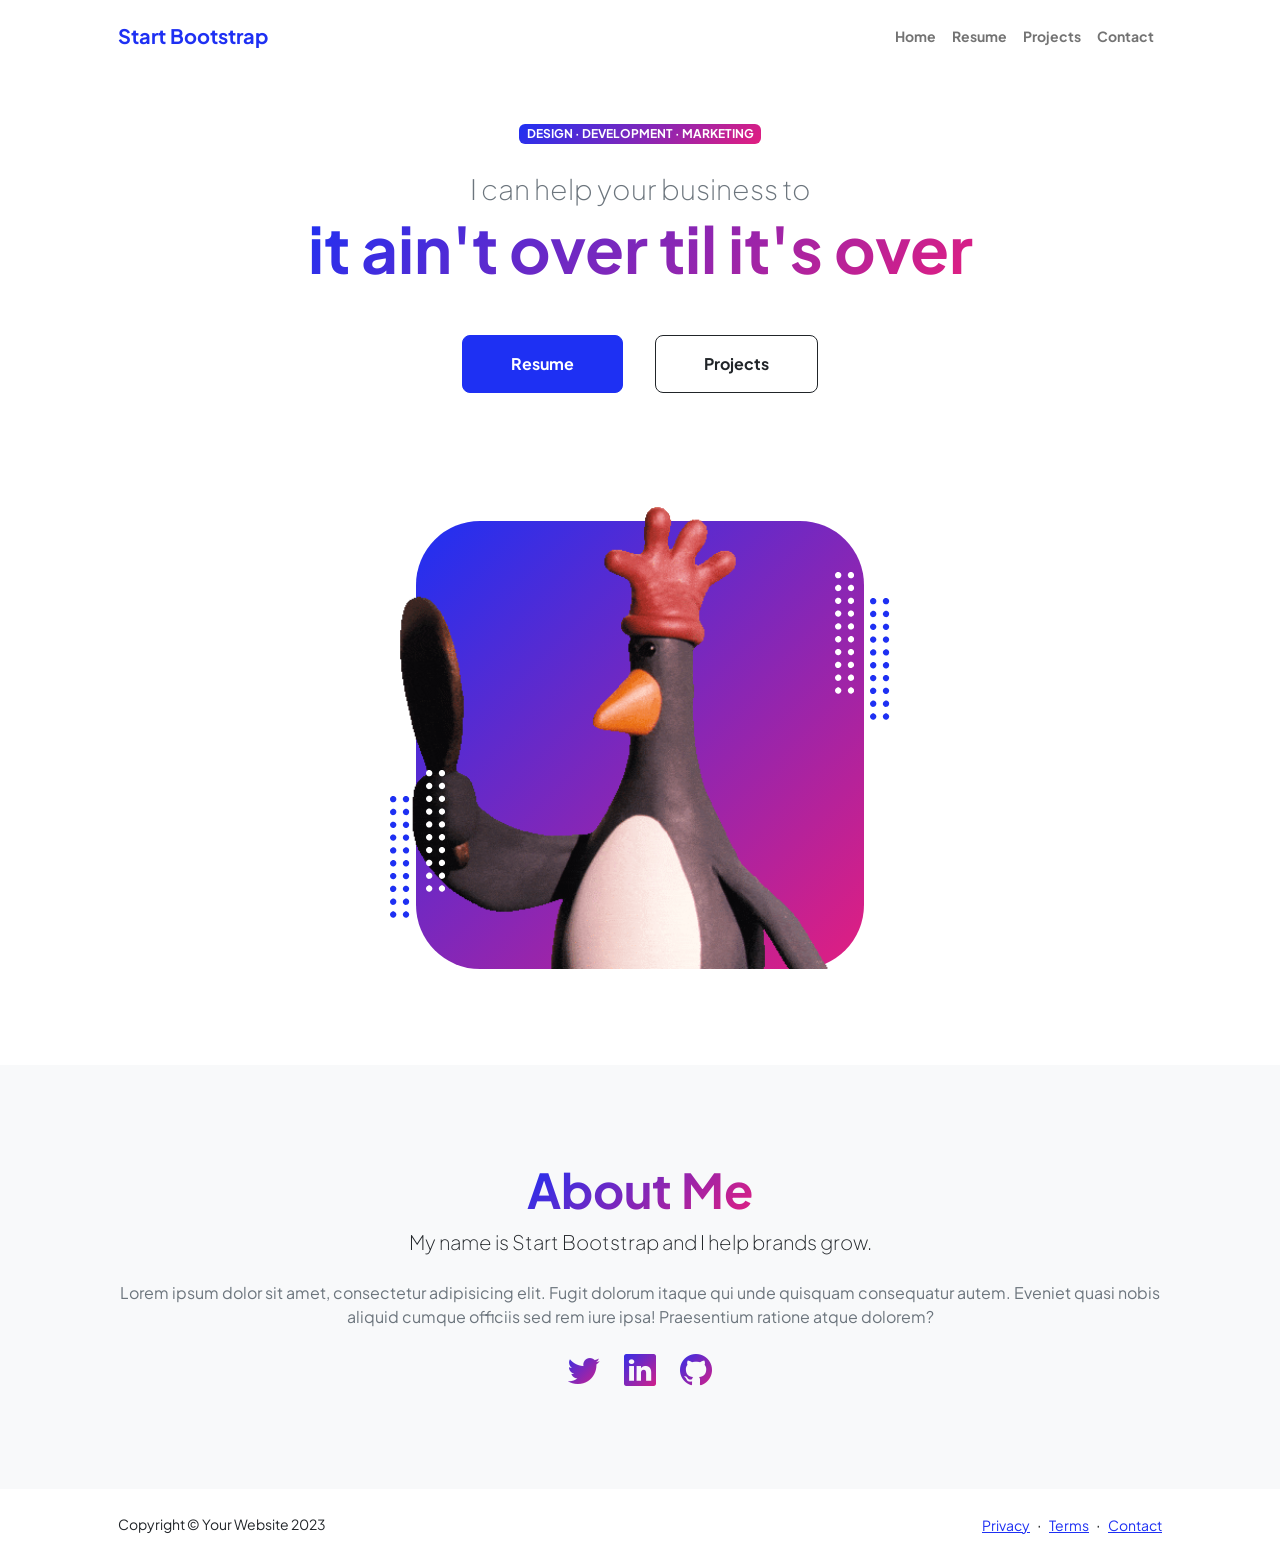
<file: index.html>
<!DOCTYPE html>
<html lang="en">
    <head>
        <meta charset="utf-8" />
        <meta name="viewport" content="width=device-width, initial-scale=1, shrink-to-fit=no" />
        <meta name="description" content="" />
        <meta name="author" content="" />
        <title>Personal - Start Bootstrap Theme</title>
        <!-- Favicon-->
        <link rel="icon" type="image/x-icon" href="assets/favicon.ico" />
        <!-- Custom Google font-->
        <link rel="preconnect" href="https://fonts.googleapis.com" />
        <link rel="preconnect" href="https://fonts.gstatic.com" crossorigin />
        <link href="https://fonts.googleapis.com/css2?family=Plus+Jakarta+Sans:wght@100;200;300;400;500;600;700;800;900&amp;display=swap" rel="stylesheet" />
        <!-- Bootstrap icons-->
        <link href="https://cdn.jsdelivr.net/npm/bootstrap-icons@1.8.1/font/bootstrap-icons.css" rel="stylesheet" />
        <!-- Core theme CSS (includes Bootstrap)-->
        <link href="css/styles.css" rel="stylesheet" />
    </head>
    <body class="d-flex flex-column h-100">
        <main class="flex-shrink-0">
            <!-- Navigation-->
            <nav class="navbar navbar-expand-lg navbar-light bg-white py-3">
                <div class="container px-5">
                    <a class="navbar-brand" href="index.html"><span class="fw-bolder text-primary">Start Bootstrap</span></a>
                    <button class="navbar-toggler" type="button" data-bs-toggle="collapse" data-bs-target="#navbarSupportedContent" aria-controls="navbarSupportedContent" aria-expanded="false" aria-label="Toggle navigation"><span class="navbar-toggler-icon"></span></button>
                    <div class="collapse navbar-collapse" id="navbarSupportedContent">
                        <ul class="navbar-nav ms-auto mb-2 mb-lg-0 small fw-bolder">
                            <li class="nav-item"><a class="nav-link" href="index.html">Home</a></li>
                            <li class="nav-item"><a class="nav-link" href="resume.html">Resume</a></li>
                            <li class="nav-item"><a class="nav-link" href="projects.html">Projects</a></li>
                            <li class="nav-item"><a class="nav-link" href="contact.html">Contact</a></li>
                        </ul>
                    </div>
                </div>
            </nav>
            <!-- Header-->
            <header class="py-5">
                <div class="container px-5 pb-5">
                    <div class="row gx-5 align-items-center">
                        <div class="col-xxl-5">
                            <!-- Header text content-->
                            <div class="text-center text-xxl-start">
                                <div class="badge bg-gradient-primary-to-secondary text-white mb-4"><div class="text-uppercase">Design &middot; Development &middot; Marketing</div></div>
                                <div class="fs-3 fw-light text-muted">I can help your business to</div>
                                <h1 class="display-3 fw-bolder mb-5"><span class="text-gradient d-inline">it ain't over til it's over</span></h1>
                                <div class="d-grid gap-3 d-sm-flex justify-content-sm-center justify-content-xxl-start mb-3">
                                    <a class="btn btn-primary btn-lg px-5 py-3 me-sm-3 fs-6 fw-bolder" href="resume.html">Resume</a>
                                    <a class="btn btn-outline-dark btn-lg px-5 py-3 fs-6 fw-bolder" href="projects.html">Projects</a>
                                </div>
                            </div>
                        </div>
                        <div class="col-xxl-7">
                            <!-- Header profile picture-->
                            <div class="d-flex justify-content-center mt-5 mt-xxl-0">
                                <div class="profile bg-gradient-primary-to-secondary">
                                    <!-- TIP: For best results, use a photo with a transparent background like the demo example below-->
                                    <!-- Watch a tutorial on how to do this on YouTube (link)-->
                                    <img class="profile-img" src="assets/giphy.gif" alt="..." />
                                    <div class="dots-1">
                                        <!-- SVG Dots-->
                                        <svg version="1.1" xmlns="http://www.w3.org/2000/svg" xmlns:xlink="http://www.w3.org/1999/xlink" x="0px" y="0px" viewBox="0 0 191.6 1215.4" style="enable-background: new 0 0 191.6 1215.4" xml:space="preserve">
                                            <g transform="translate(0.000000,1280.000000) scale(0.100000,-0.100000)">
                                                <path d="M227.7,12788.6c-105-35-200-141-222-248c-43-206,163-412,369-369c155,32,275,190,260,339c-11,105-90,213-190,262        C383.7,12801.6,289.7,12808.6,227.7,12788.6z"></path>
                                                <path d="M1507.7,12788.6c-151-50-253-216-222-362c25-119,136-230,254-255c194-41,395,142,375,339c-11,105-90,213-190,262        C1663.7,12801.6,1569.7,12808.6,1507.7,12788.6z"></path>
                                                <path d="M227.7,11508.6c-105-35-200-141-222-248c-43-206,163-412,369-369c155,32,275,190,260,339c-11,105-90,213-190,262        C383.7,11521.6,289.7,11528.6,227.7,11508.6z"></path>
                                                <path d="M1507.7,11508.6c-151-50-253-216-222-362c25-119,136-230,254-255c194-41,395,142,375,339c-11,105-90,213-190,262        C1663.7,11521.6,1569.7,11528.6,1507.7,11508.6z"></path>
                                                <path d="M227.7,10228.6c-105-35-200-141-222-248c-43-206,163-412,369-369c155,32,275,190,260,339c-11,105-90,213-190,262        C383.7,10241.6,289.7,10248.6,227.7,10228.6z"></path>
                                                <path d="M1507.7,10228.6c-105-35-200-141-222-248c-43-206,163-412,369-369c155,32,275,190,260,339c-11,105-90,213-190,262        C1663.7,10241.6,1569.7,10248.6,1507.7,10228.6z"></path>
                                                <path d="M227.7,8948.6c-105-35-200-141-222-248c-43-206,163-412,369-369c155,32,275,190,260,339c-11,105-90,213-190,262        C383.7,8961.6,289.7,8968.6,227.7,8948.6z"></path>
                                                <path d="M1507.7,8948.6c-105-35-200-141-222-248c-43-206,163-412,369-369c155,32,275,190,260,339c-11,105-90,213-190,262        C1663.7,8961.6,1569.7,8968.6,1507.7,8948.6z"></path>
                                                <path d="M227.7,7668.6c-105-35-200-141-222-248c-43-206,163-412,369-369c155,32,275,190,260,339c-11,105-90,213-190,262        C383.7,7681.6,289.7,7688.6,227.7,7668.6z"></path>
                                                <path d="M1507.7,7668.6c-105-35-200-141-222-248c-43-206,163-412,369-369c155,32,275,190,260,339c-11,105-90,213-190,262        C1663.7,7681.6,1569.7,7688.6,1507.7,7668.6z"></path>
                                                <path d="M227.7,6388.6c-105-35-200-141-222-248c-43-206,163-412,369-369c155,32,275,190,260,339c-11,105-90,213-190,262        C383.7,6401.6,289.7,6408.6,227.7,6388.6z"></path>
                                                <path d="M1507.7,6388.6c-105-35-200-141-222-248c-43-206,163-412,369-369c155,32,275,190,260,339c-11,105-90,213-190,262        C1663.7,6401.6,1569.7,6408.6,1507.7,6388.6z"></path>
                                                <path d="M227.7,5108.6c-105-35-200-141-222-248c-43-206,163-412,369-369c155,32,275,190,260,339c-11,105-90,213-190,262        C383.7,5121.6,289.7,5128.6,227.7,5108.6z"></path>
                                                <path d="M1507.7,5108.6c-105-35-200-141-222-248c-43-206,163-412,369-369c155,32,275,190,260,339c-11,105-90,213-190,262        C1663.7,5121.6,1569.7,5128.6,1507.7,5108.6z"></path>
                                                <path d="M227.7,3828.6c-105-35-200-141-222-248c-43-206,163-412,369-369c155,32,275,190,260,339c-11,105-90,213-190,262        C383.7,3841.6,289.7,3848.6,227.7,3828.6z"></path>
                                                <path d="M1507.7,3828.6c-105-35-200-141-222-248c-43-206,163-412,369-369c155,32,275,190,260,339c-11,105-90,213-190,262        C1663.7,3841.6,1569.7,3848.6,1507.7,3828.6z"></path>
                                                <path d="M227.7,2548.6c-105-35-200-141-222-248c-43-206,163-412,369-369c155,32,275,190,260,339c-11,105-90,213-190,262        C383.7,2561.6,289.7,2568.6,227.7,2548.6z"></path>
                                                <path d="M1507.7,2548.6c-105-35-200-141-222-248c-43-206,163-412,369-369c155,32,275,190,260,339c-11,105-90,213-190,262        C1663.7,2561.6,1569.7,2568.6,1507.7,2548.6z"></path>
                                                <path d="M227.7,1268.6c-105-35-200-141-222-248c-43-206,163-412,369-369c155,32,275,190,260,339c-11,105-90,213-190,262        C383.7,1281.6,289.7,1288.6,227.7,1268.6z"></path>
                                                <path d="M1507.7,1268.6c-105-35-200-141-222-248c-43-206,163-412,369-369c155,32,275,190,260,339c-11,105-90,213-190,262        C1663.7,1281.6,1569.7,1288.6,1507.7,1268.6z"></path>
                                            </g>
                                        </svg>
                                        <!-- END of SVG dots-->
                                    </div>
                                    <div class="dots-2">
                                        <!-- SVG Dots-->
                                        <svg version="1.1" xmlns="http://www.w3.org/2000/svg" xmlns:xlink="http://www.w3.org/1999/xlink" x="0px" y="0px" viewBox="0 0 191.6 1215.4" style="enable-background: new 0 0 191.6 1215.4" xml:space="preserve">
                                            <g transform="translate(0.000000,1280.000000) scale(0.100000,-0.100000)">
                                                <path d="M227.7,12788.6c-105-35-200-141-222-248c-43-206,163-412,369-369c155,32,275,190,260,339c-11,105-90,213-190,262        C383.7,12801.6,289.7,12808.6,227.7,12788.6z"></path>
                                                <path d="M1507.7,12788.6c-151-50-253-216-222-362c25-119,136-230,254-255c194-41,395,142,375,339c-11,105-90,213-190,262        C1663.7,12801.6,1569.7,12808.6,1507.7,12788.6z"></path>
                                                <path d="M227.7,11508.6c-105-35-200-141-222-248c-43-206,163-412,369-369c155,32,275,190,260,339c-11,105-90,213-190,262        C383.7,11521.6,289.7,11528.6,227.7,11508.6z"></path>
                                                <path d="M1507.7,11508.6c-151-50-253-216-222-362c25-119,136-230,254-255c194-41,395,142,375,339c-11,105-90,213-190,262        C1663.7,11521.6,1569.7,11528.6,1507.7,11508.6z"></path>
                                                <path d="M227.7,10228.6c-105-35-200-141-222-248c-43-206,163-412,369-369c155,32,275,190,260,339c-11,105-90,213-190,262        C383.7,10241.6,289.7,10248.6,227.7,10228.6z"></path>
                                                <path d="M1507.7,10228.6c-105-35-200-141-222-248c-43-206,163-412,369-369c155,32,275,190,260,339c-11,105-90,213-190,262        C1663.7,10241.6,1569.7,10248.6,1507.7,10228.6z"></path>
                                                <path d="M227.7,8948.6c-105-35-200-141-222-248c-43-206,163-412,369-369c155,32,275,190,260,339c-11,105-90,213-190,262        C383.7,8961.6,289.7,8968.6,227.7,8948.6z"></path>
                                                <path d="M1507.7,8948.6c-105-35-200-141-222-248c-43-206,163-412,369-369c155,32,275,190,260,339c-11,105-90,213-190,262        C1663.7,8961.6,1569.7,8968.6,1507.7,8948.6z"></path>
                                                <path d="M227.7,7668.6c-105-35-200-141-222-248c-43-206,163-412,369-369c155,32,275,190,260,339c-11,105-90,213-190,262        C383.7,7681.6,289.7,7688.6,227.7,7668.6z"></path>
                                                <path d="M1507.7,7668.6c-105-35-200-141-222-248c-43-206,163-412,369-369c155,32,275,190,260,339c-11,105-90,213-190,262        C1663.7,7681.6,1569.7,7688.6,1507.7,7668.6z"></path>
                                                <path d="M227.7,6388.6c-105-35-200-141-222-248c-43-206,163-412,369-369c155,32,275,190,260,339c-11,105-90,213-190,262        C383.7,6401.6,289.7,6408.6,227.7,6388.6z"></path>
                                                <path d="M1507.7,6388.6c-105-35-200-141-222-248c-43-206,163-412,369-369c155,32,275,190,260,339c-11,105-90,213-190,262        C1663.7,6401.6,1569.7,6408.6,1507.7,6388.6z"></path>
                                                <path d="M227.7,5108.6c-105-35-200-141-222-248c-43-206,163-412,369-369c155,32,275,190,260,339c-11,105-90,213-190,262        C383.7,5121.6,289.7,5128.6,227.7,5108.6z"></path>
                                                <path d="M1507.7,5108.6c-105-35-200-141-222-248c-43-206,163-412,369-369c155,32,275,190,260,339c-11,105-90,213-190,262        C1663.7,5121.6,1569.7,5128.6,1507.7,5108.6z"></path>
                                                <path d="M227.7,3828.6c-105-35-200-141-222-248c-43-206,163-412,369-369c155,32,275,190,260,339c-11,105-90,213-190,262        C383.7,3841.6,289.7,3848.6,227.7,3828.6z"></path>
                                                <path d="M1507.7,3828.6c-105-35-200-141-222-248c-43-206,163-412,369-369c155,32,275,190,260,339c-11,105-90,213-190,262        C1663.7,3841.6,1569.7,3848.6,1507.7,3828.6z"></path>
                                                <path d="M227.7,2548.6c-105-35-200-141-222-248c-43-206,163-412,369-369c155,32,275,190,260,339c-11,105-90,213-190,262        C383.7,2561.6,289.7,2568.6,227.7,2548.6z"></path>
                                                <path d="M1507.7,2548.6c-105-35-200-141-222-248c-43-206,163-412,369-369c155,32,275,190,260,339c-11,105-90,213-190,262        C1663.7,2561.6,1569.7,2568.6,1507.7,2548.6z"></path>
                                                <path d="M227.7,1268.6c-105-35-200-141-222-248c-43-206,163-412,369-369c155,32,275,190,260,339c-11,105-90,213-190,262        C383.7,1281.6,289.7,1288.6,227.7,1268.6z"></path>
                                                <path d="M1507.7,1268.6c-105-35-200-141-222-248c-43-206,163-412,369-369c155,32,275,190,260,339c-11,105-90,213-190,262        C1663.7,1281.6,1569.7,1288.6,1507.7,1268.6z"></path>
                                            </g>
                                        </svg>
                                        <!-- END of SVG dots-->
                                    </div>
                                    <div class="dots-3">
                                        <!-- SVG Dots-->
                                        <svg version="1.1" xmlns="http://www.w3.org/2000/svg" xmlns:xlink="http://www.w3.org/1999/xlink" x="0px" y="0px" viewBox="0 0 191.6 1215.4" style="enable-background: new 0 0 191.6 1215.4" xml:space="preserve">
                                            <g transform="translate(0.000000,1280.000000) scale(0.100000,-0.100000)">
                                                <path d="M227.7,12788.6c-105-35-200-141-222-248c-43-206,163-412,369-369c155,32,275,190,260,339c-11,105-90,213-190,262        C383.7,12801.6,289.7,12808.6,227.7,12788.6z"></path>
                                                <path d="M1507.7,12788.6c-151-50-253-216-222-362c25-119,136-230,254-255c194-41,395,142,375,339c-11,105-90,213-190,262        C1663.7,12801.6,1569.7,12808.6,1507.7,12788.6z"></path>
                                                <path d="M227.7,11508.6c-105-35-200-141-222-248c-43-206,163-412,369-369c155,32,275,190,260,339c-11,105-90,213-190,262        C383.7,11521.6,289.7,11528.6,227.7,11508.6z"></path>
                                                <path d="M1507.7,11508.6c-151-50-253-216-222-362c25-119,136-230,254-255c194-41,395,142,375,339c-11,105-90,213-190,262        C1663.7,11521.6,1569.7,11528.6,1507.7,11508.6z"></path>
                                                <path d="M227.7,10228.6c-105-35-200-141-222-248c-43-206,163-412,369-369c155,32,275,190,260,339c-11,105-90,213-190,262        C383.7,10241.6,289.7,10248.6,227.7,10228.6z"></path>
                                                <path d="M1507.7,10228.6c-105-35-200-141-222-248c-43-206,163-412,369-369c155,32,275,190,260,339c-11,105-90,213-190,262        C1663.7,10241.6,1569.7,10248.6,1507.7,10228.6z"></path>
                                                <path d="M227.7,8948.6c-105-35-200-141-222-248c-43-206,163-412,369-369c155,32,275,190,260,339c-11,105-90,213-190,262        C383.7,8961.6,289.7,8968.6,227.7,8948.6z"></path>
                                                <path d="M1507.7,8948.6c-105-35-200-141-222-248c-43-206,163-412,369-369c155,32,275,190,260,339c-11,105-90,213-190,262        C1663.7,8961.6,1569.7,8968.6,1507.7,8948.6z"></path>
                                                <path d="M227.7,7668.6c-105-35-200-141-222-248c-43-206,163-412,369-369c155,32,275,190,260,339c-11,105-90,213-190,262        C383.7,7681.6,289.7,7688.6,227.7,7668.6z"></path>
                                                <path d="M1507.7,7668.6c-105-35-200-141-222-248c-43-206,163-412,369-369c155,32,275,190,260,339c-11,105-90,213-190,262        C1663.7,7681.6,1569.7,7688.6,1507.7,7668.6z"></path>
                                                <path d="M227.7,6388.6c-105-35-200-141-222-248c-43-206,163-412,369-369c155,32,275,190,260,339c-11,105-90,213-190,262        C383.7,6401.6,289.7,6408.6,227.7,6388.6z"></path>
                                                <path d="M1507.7,6388.6c-105-35-200-141-222-248c-43-206,163-412,369-369c155,32,275,190,260,339c-11,105-90,213-190,262        C1663.7,6401.6,1569.7,6408.6,1507.7,6388.6z"></path>
                                                <path d="M227.7,5108.6c-105-35-200-141-222-248c-43-206,163-412,369-369c155,32,275,190,260,339c-11,105-90,213-190,262        C383.7,5121.6,289.7,5128.6,227.7,5108.6z"></path>
                                                <path d="M1507.7,5108.6c-105-35-200-141-222-248c-43-206,163-412,369-369c155,32,275,190,260,339c-11,105-90,213-190,262        C1663.7,5121.6,1569.7,5128.6,1507.7,5108.6z"></path>
                                                <path d="M227.7,3828.6c-105-35-200-141-222-248c-43-206,163-412,369-369c155,32,275,190,260,339c-11,105-90,213-190,262        C383.7,3841.6,289.7,3848.6,227.7,3828.6z"></path>
                                                <path d="M1507.7,3828.6c-105-35-200-141-222-248c-43-206,163-412,369-369c155,32,275,190,260,339c-11,105-90,213-190,262        C1663.7,3841.6,1569.7,3848.6,1507.7,3828.6z"></path>
                                                <path d="M227.7,2548.6c-105-35-200-141-222-248c-43-206,163-412,369-369c155,32,275,190,260,339c-11,105-90,213-190,262        C383.7,2561.6,289.7,2568.6,227.7,2548.6z"></path>
                                                <path d="M1507.7,2548.6c-105-35-200-141-222-248c-43-206,163-412,369-369c155,32,275,190,260,339c-11,105-90,213-190,262        C1663.7,2561.6,1569.7,2568.6,1507.7,2548.6z"></path>
                                                <path d="M227.7,1268.6c-105-35-200-141-222-248c-43-206,163-412,369-369c155,32,275,190,260,339c-11,105-90,213-190,262        C383.7,1281.6,289.7,1288.6,227.7,1268.6z"></path>
                                                <path d="M1507.7,1268.6c-105-35-200-141-222-248c-43-206,163-412,369-369c155,32,275,190,260,339c-11,105-90,213-190,262        C1663.7,1281.6,1569.7,1288.6,1507.7,1268.6z"></path>
                                            </g>
                                        </svg>
                                        <!-- END of SVG dots-->
                                    </div>
                                    <div class="dots-4">
                                        <!-- SVG Dots-->
                                        <svg version="1.1" xmlns="http://www.w3.org/2000/svg" xmlns:xlink="http://www.w3.org/1999/xlink" x="0px" y="0px" viewBox="0 0 191.6 1215.4" style="enable-background: new 0 0 191.6 1215.4" xml:space="preserve">
                                            <g transform="translate(0.000000,1280.000000) scale(0.100000,-0.100000)">
                                                <path d="M227.7,12788.6c-105-35-200-141-222-248c-43-206,163-412,369-369c155,32,275,190,260,339c-11,105-90,213-190,262        C383.7,12801.6,289.7,12808.6,227.7,12788.6z"></path>
                                                <path d="M1507.7,12788.6c-151-50-253-216-222-362c25-119,136-230,254-255c194-41,395,142,375,339c-11,105-90,213-190,262        C1663.7,12801.6,1569.7,12808.6,1507.7,12788.6z"></path>
                                                <path d="M227.7,11508.6c-105-35-200-141-222-248c-43-206,163-412,369-369c155,32,275,190,260,339c-11,105-90,213-190,262        C383.7,11521.6,289.7,11528.6,227.7,11508.6z"></path>
                                                <path d="M1507.7,11508.6c-151-50-253-216-222-362c25-119,136-230,254-255c194-41,395,142,375,339c-11,105-90,213-190,262        C1663.7,11521.6,1569.7,11528.6,1507.7,11508.6z"></path>
                                                <path d="M227.7,10228.6c-105-35-200-141-222-248c-43-206,163-412,369-369c155,32,275,190,260,339c-11,105-90,213-190,262        C383.7,10241.6,289.7,10248.6,227.7,10228.6z"></path>
                                                <path d="M1507.7,10228.6c-105-35-200-141-222-248c-43-206,163-412,369-369c155,32,275,190,260,339c-11,105-90,213-190,262        C1663.7,10241.6,1569.7,10248.6,1507.7,10228.6z"></path>
                                                <path d="M227.7,8948.6c-105-35-200-141-222-248c-43-206,163-412,369-369c155,32,275,190,260,339c-11,105-90,213-190,262        C383.7,8961.6,289.7,8968.6,227.7,8948.6z"></path>
                                                <path d="M1507.7,8948.6c-105-35-200-141-222-248c-43-206,163-412,369-369c155,32,275,190,260,339c-11,105-90,213-190,262        C1663.7,8961.6,1569.7,8968.6,1507.7,8948.6z"></path>
                                                <path d="M227.7,7668.6c-105-35-200-141-222-248c-43-206,163-412,369-369c155,32,275,190,260,339c-11,105-90,213-190,262        C383.7,7681.6,289.7,7688.6,227.7,7668.6z"></path>
                                                <path d="M1507.7,7668.6c-105-35-200-141-222-248c-43-206,163-412,369-369c155,32,275,190,260,339c-11,105-90,213-190,262        C1663.7,7681.6,1569.7,7688.6,1507.7,7668.6z"></path>
                                                <path d="M227.7,6388.6c-105-35-200-141-222-248c-43-206,163-412,369-369c155,32,275,190,260,339c-11,105-90,213-190,262        C383.7,6401.6,289.7,6408.6,227.7,6388.6z"></path>
                                                <path d="M1507.7,6388.6c-105-35-200-141-222-248c-43-206,163-412,369-369c155,32,275,190,260,339c-11,105-90,213-190,262        C1663.7,6401.6,1569.7,6408.6,1507.7,6388.6z"></path>
                                                <path d="M227.7,5108.6c-105-35-200-141-222-248c-43-206,163-412,369-369c155,32,275,190,260,339c-11,105-90,213-190,262        C383.7,5121.6,289.7,5128.6,227.7,5108.6z"></path>
                                                <path d="M1507.7,5108.6c-105-35-200-141-222-248c-43-206,163-412,369-369c155,32,275,190,260,339c-11,105-90,213-190,262        C1663.7,5121.6,1569.7,5128.6,1507.7,5108.6z"></path>
                                                <path d="M227.7,3828.6c-105-35-200-141-222-248c-43-206,163-412,369-369c155,32,275,190,260,339c-11,105-90,213-190,262        C383.7,3841.6,289.7,3848.6,227.7,3828.6z"></path>
                                                <path d="M1507.7,3828.6c-105-35-200-141-222-248c-43-206,163-412,369-369c155,32,275,190,260,339c-11,105-90,213-190,262        C1663.7,3841.6,1569.7,3848.6,1507.7,3828.6z"></path>
                                                <path d="M227.7,2548.6c-105-35-200-141-222-248c-43-206,163-412,369-369c155,32,275,190,260,339c-11,105-90,213-190,262        C383.7,2561.6,289.7,2568.6,227.7,2548.6z"></path>
                                                <path d="M1507.7,2548.6c-105-35-200-141-222-248c-43-206,163-412,369-369c155,32,275,190,260,339c-11,105-90,213-190,262        C1663.7,2561.6,1569.7,2568.6,1507.7,2548.6z"></path>
                                                <path d="M227.7,1268.6c-105-35-200-141-222-248c-43-206,163-412,369-369c155,32,275,190,260,339c-11,105-90,213-190,262        C383.7,1281.6,289.7,1288.6,227.7,1268.6z"></path>
                                                <path d="M1507.7,1268.6c-105-35-200-141-222-248c-43-206,163-412,369-369c155,32,275,190,260,339c-11,105-90,213-190,262        C1663.7,1281.6,1569.7,1288.6,1507.7,1268.6z"></path>
                                            </g>
                                        </svg>
                                        <!-- END of SVG dots-->
                                    </div>
                                </div>
                            </div>
                        </div>
                    </div>
                </div>
            </header>
            <!-- About Section-->
            <section class="bg-light py-5">
                <div class="container px-5">
                    <div class="row gx-5 justify-content-center">
                        <div class="col-xxl-8">
                            <div class="text-center my-5">
                                <h2 class="display-5 fw-bolder"><span class="text-gradient d-inline">About Me</span></h2>
                                <p class="lead fw-light mb-4">My name is Start Bootstrap and I help brands grow.</p>
                                <p class="text-muted">Lorem ipsum dolor sit amet, consectetur adipisicing elit. Fugit dolorum itaque qui unde quisquam consequatur autem. Eveniet quasi nobis aliquid cumque officiis sed rem iure ipsa! Praesentium ratione atque dolorem?</p>
                                <div class="d-flex justify-content-center fs-2 gap-4">
                                    <a class="text-gradient" href="#!"><i class="bi bi-twitter"></i></a>
                                    <a class="text-gradient" href="#!"><i class="bi bi-linkedin"></i></a>
                                    <a class="text-gradient" href="#!"><i class="bi bi-github"></i></a>
                                </div>
                            </div>
                        </div>
                    </div>
                </div>
            </section>
        </main>
        <!-- Footer-->
        <footer class="bg-white py-4 mt-auto">
            <div class="container px-5">
                <div class="row align-items-center justify-content-between flex-column flex-sm-row">
                    <div class="col-auto"><div class="small m-0">Copyright &copy; Your Website 2023</div></div>
                    <div class="col-auto">
                        <a class="small" href="#!">Privacy</a>
                        <span class="mx-1">&middot;</span>
                        <a class="small" href="#!">Terms</a>
                        <span class="mx-1">&middot;</span>
                        <a class="small" href="#!">Contact</a>
                    </div>
                </div>
            </div>
        </footer>
        <!-- Bootstrap core JS-->
        <script src="https://cdn.jsdelivr.net/npm/bootstrap@5.2.3/dist/js/bootstrap.bundle.min.js"></script>
        <!-- Core theme JS-->
        <script src="js/scripts.js"></script>
    </body>
</html>
</file>
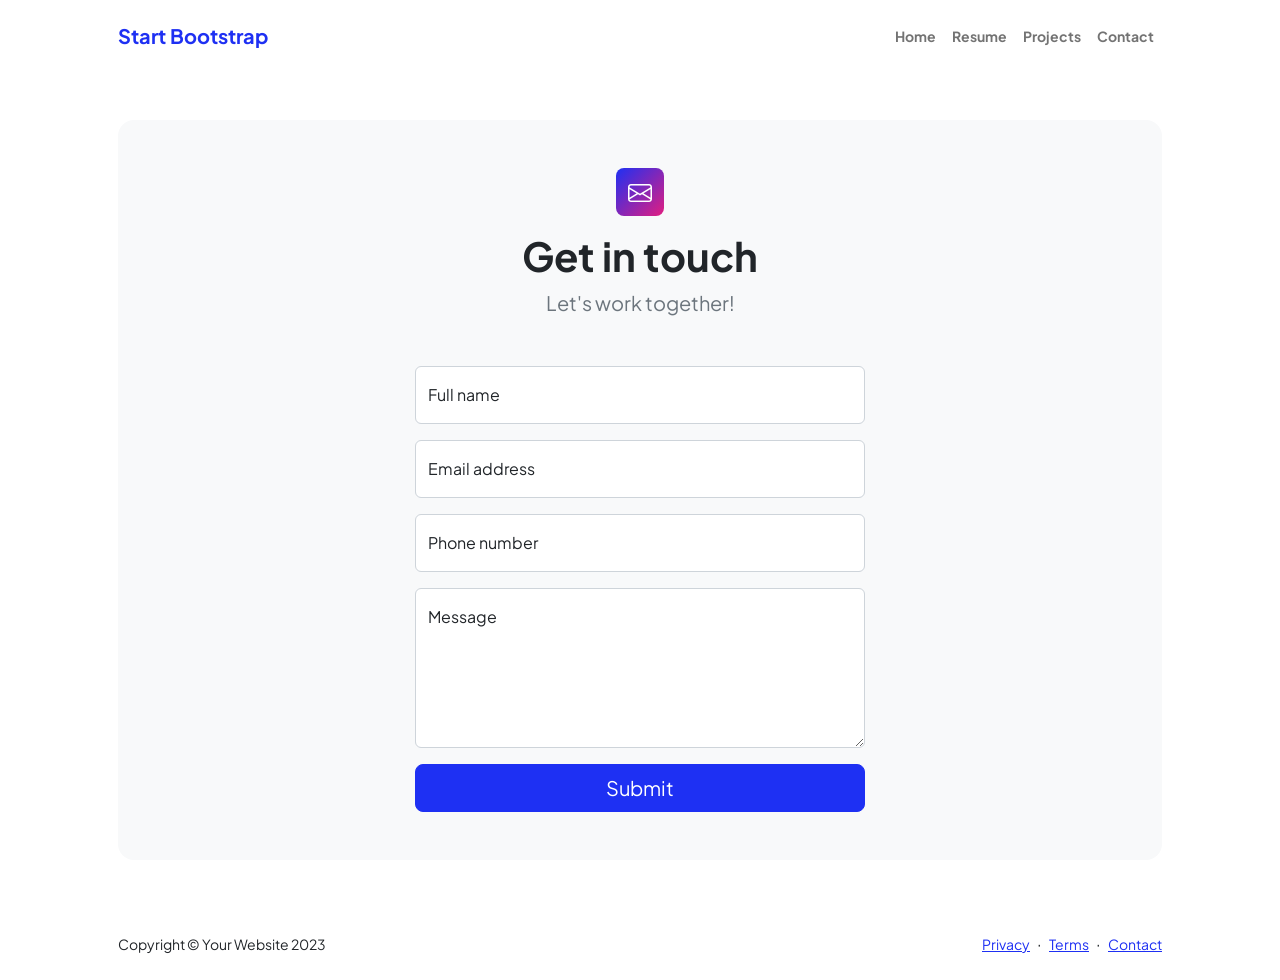
<file: contact.html>
<!DOCTYPE html>
<html lang="en">
    <head>
        <meta charset="utf-8" />
        <meta name="viewport" content="width=device-width, initial-scale=1, shrink-to-fit=no" />
        <meta name="description" content />
        <meta name="author" content />
        <title>Modern Business - Start Bootstrap Template</title>
        <!-- Favicon-->
        <link rel="icon" type="image/x-icon" href="assets/favicon.ico" />
        <!-- Custom Google font-->
        <link rel="preconnect" href="https://fonts.googleapis.com" />
        <link rel="preconnect" href="https://fonts.gstatic.com" crossorigin />
        <link href="https://fonts.googleapis.com/css2?family=Plus+Jakarta+Sans:wght@100;200;300;400;500;600;700;800;900&amp;display=swap" rel="stylesheet" />
        <!-- Bootstrap icons-->
        <link href="https://cdn.jsdelivr.net/npm/bootstrap-icons@1.8.1/font/bootstrap-icons.css" rel="stylesheet" />
        <!-- Core theme CSS (includes Bootstrap)-->
        <link href="css/styles.css" rel="stylesheet" />
    </head>
    <body class="d-flex flex-column">
        <main class="flex-shrink-0">
            <!-- Navigation-->
            <nav class="navbar navbar-expand-lg navbar-light bg-white py-3">
                <div class="container px-5">
                    <a class="navbar-brand" href="index.html"><span class="fw-bolder text-primary">Start Bootstrap</span></a>
                    <button class="navbar-toggler" type="button" data-bs-toggle="collapse" data-bs-target="#navbarSupportedContent" aria-controls="navbarSupportedContent" aria-expanded="false" aria-label="Toggle navigation"><span class="navbar-toggler-icon"></span></button>
                    <div class="collapse navbar-collapse" id="navbarSupportedContent">
                        <ul class="navbar-nav ms-auto mb-2 mb-lg-0 small fw-bolder">
                            <li class="nav-item"><a class="nav-link" href="index.html">Home</a></li>
                            <li class="nav-item"><a class="nav-link" href="resume.html">Resume</a></li>
                            <li class="nav-item"><a class="nav-link" href="projects.html">Projects</a></li>
                            <li class="nav-item"><a class="nav-link" href="contact.html">Contact</a></li>
                        </ul>
                    </div>
                </div>
            </nav>
            <!-- Page content-->
            <section class="py-5">
                <div class="container px-5">
                    <!-- Contact form-->
                    <div class="bg-light rounded-4 py-5 px-4 px-md-5">
                        <div class="text-center mb-5">
                            <div class="feature bg-primary bg-gradient-primary-to-secondary text-white rounded-3 mb-3"><i class="bi bi-envelope"></i></div>
                            <h1 class="fw-bolder">Get in touch</h1>
                            <p class="lead fw-normal text-muted mb-0">Let's work together!</p>
                        </div>
                        <div class="row gx-5 justify-content-center">
                            <div class="col-lg-8 col-xl-6">
                                <!-- * * * * * * * * * * * * * * *-->
                                <!-- * * SB Forms Contact Form * *-->
                                <!-- * * * * * * * * * * * * * * *-->
                                <!-- This form is pre-integrated with SB Forms.-->
                                <!-- To make this form functional, sign up at-->
                                <!-- https://startbootstrap.com/solution/contact-forms-->
                                <!-- to get an API token!-->
                                <!-- Contact Form (Powered by Formspree) -->
                                <!-- TODO: Replace 'YOUR_FORMSPREE_ID' with your actual Formspree ID after signing up at https://formspree.io/ -->
                                <form id="contactForm" action="https://formspree.io/f/mnjglnkn" method="POST">
                                    <!-- Name input-->
                                    <div class="form-floating mb-3">
                                        <input class="form-control" id="name" name="name" type="text" placeholder="Enter your name..." required />
                                        <label for="name">Full name</label>
                                    </div>
                                    <!-- Email address input-->
                                    <div class="form-floating mb-3">
                                        <input class="form-control" id="email" name="email" type="email" placeholder="name@example.com" required />
                                        <label for="email">Email address</label>
                                    </div>
                                    <!-- Phone number input-->
                                    <div class="form-floating mb-3">
                                        <input class="form-control" id="phone" name="phone" type="tel" placeholder="(123) 456-7890" required />
                                        <label for="phone">Phone number</label>
                                    </div>
                                    <!-- Message input-->
                                    <div class="form-floating mb-3">
                                        <textarea class="form-control" id="message" name="message" type="text" placeholder="Enter your message here..." style="height: 10rem" required></textarea>
                                        <label for="message">Message</label>
                                    </div>
                                    
                                    <!-- Submit success message (Visible after Formspree redirect or via JS) -->
                                    <div class="d-none" id="submitSuccessMessage">
                                        <div class="text-center mb-3">
                                            <div class="fw-bolder">Form submission successful!</div>
                                            Thank you for contacting me.
                                        </div>
                                    </div>
                                    <!-- Submit error message -->
                                    <div class="d-none" id="submitErrorMessage">
                                        <div class="text-center text-danger mb-3">Error sending message! Please check your Formspree ID.</div>
                                    </div>

                                    <!-- Submit Button-->
                                    <div class="d-grid"><button class="btn btn-primary btn-lg" id="submitButton" type="submit">Submit</button></div>
                                </form>
                            </div>
                        </div>
                    </div>
                </div>
            </section>
        </main>
        <!-- Footer-->
        <footer class="bg-white py-4 mt-auto">
            <div class="container px-5">
                <div class="row align-items-center justify-content-between flex-column flex-sm-row">
                    <div class="col-auto"><div class="small m-0">Copyright &copy; Your Website 2023</div></div>
                    <div class="col-auto">
                        <a class="small" href="#!">Privacy</a>
                        <span class="mx-1">&middot;</span>
                        <a class="small" href="#!">Terms</a>
                        <span class="mx-1">&middot;</span>
                        <a class="small" href="#!">Contact</a>
                    </div>
                </div>
            </div>
        </footer>
        <!-- Bootstrap core JS-->
        <script src="https://cdn.jsdelivr.net/npm/bootstrap@5.2.3/dist/js/bootstrap.bundle.min.js"></script>
        <!-- Core theme JS-->
        <script src="js/scripts.js"></script>
    </body>
</html>
</file>
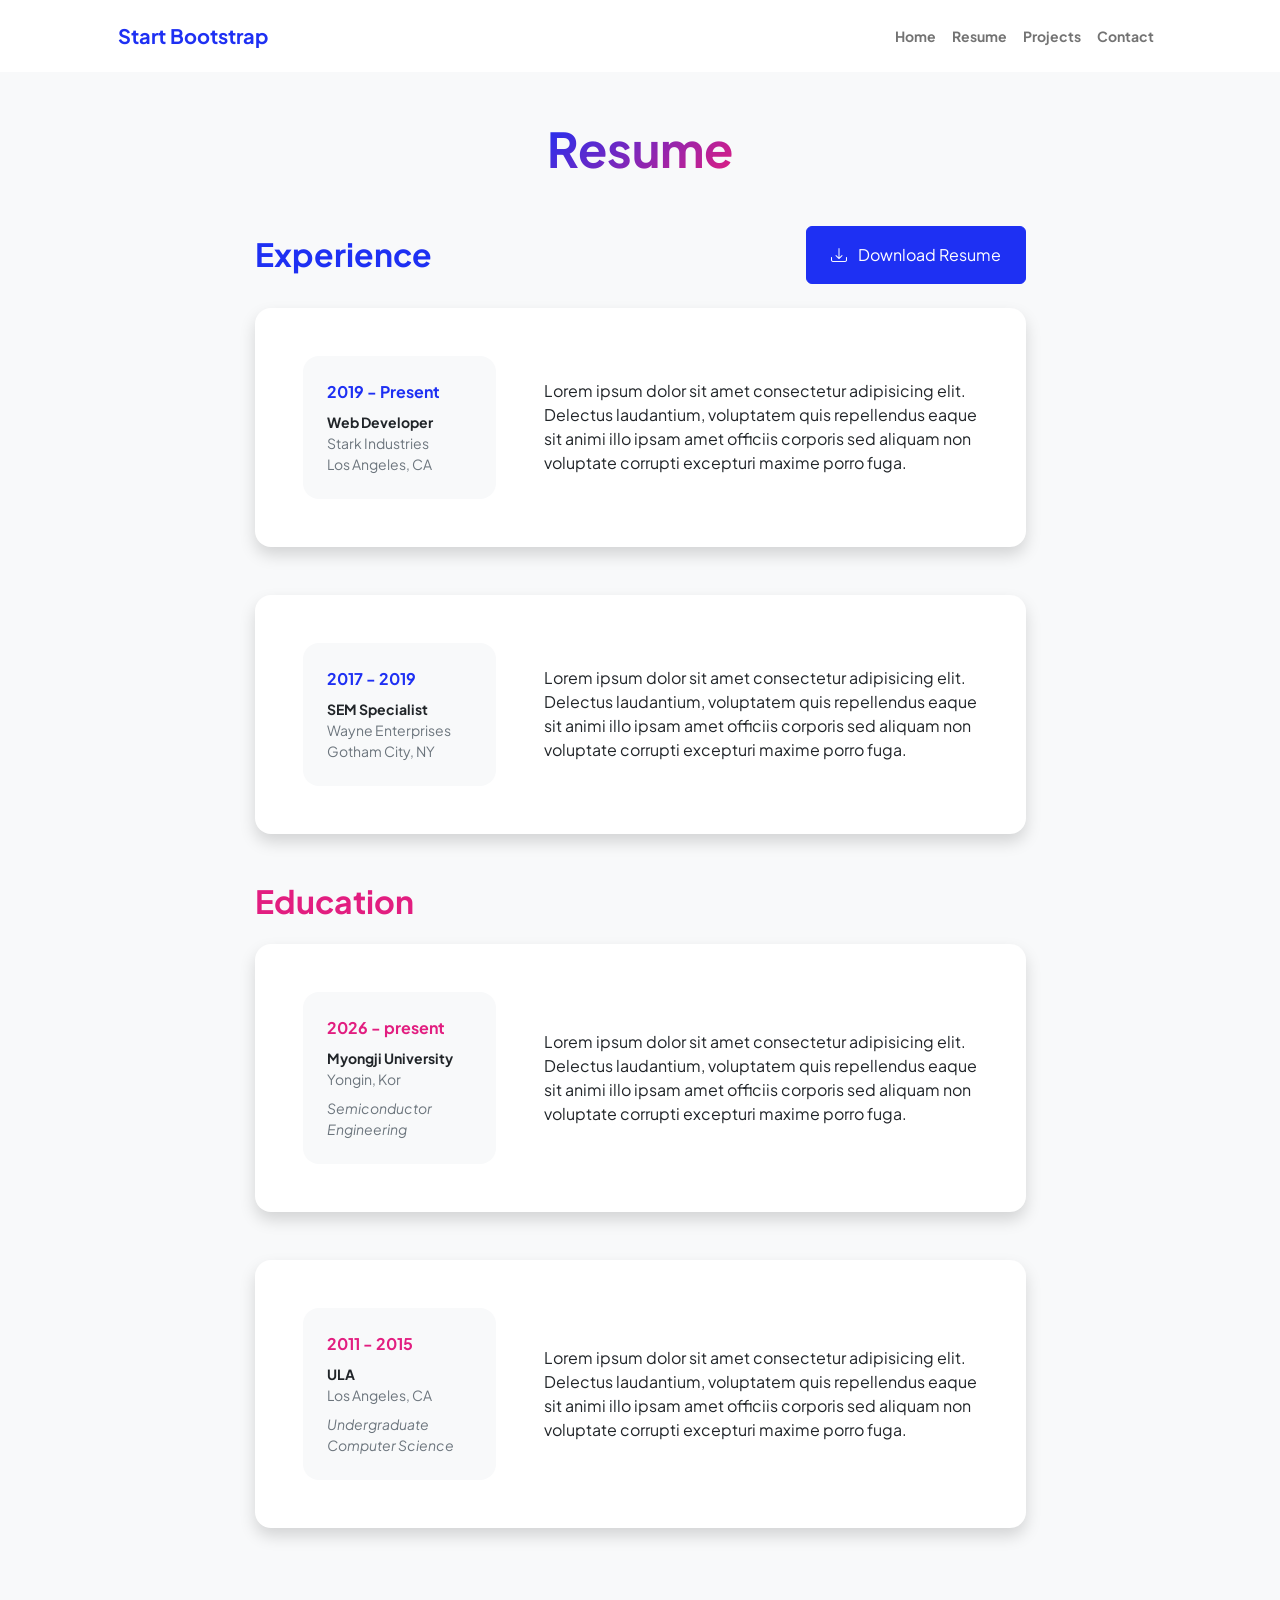
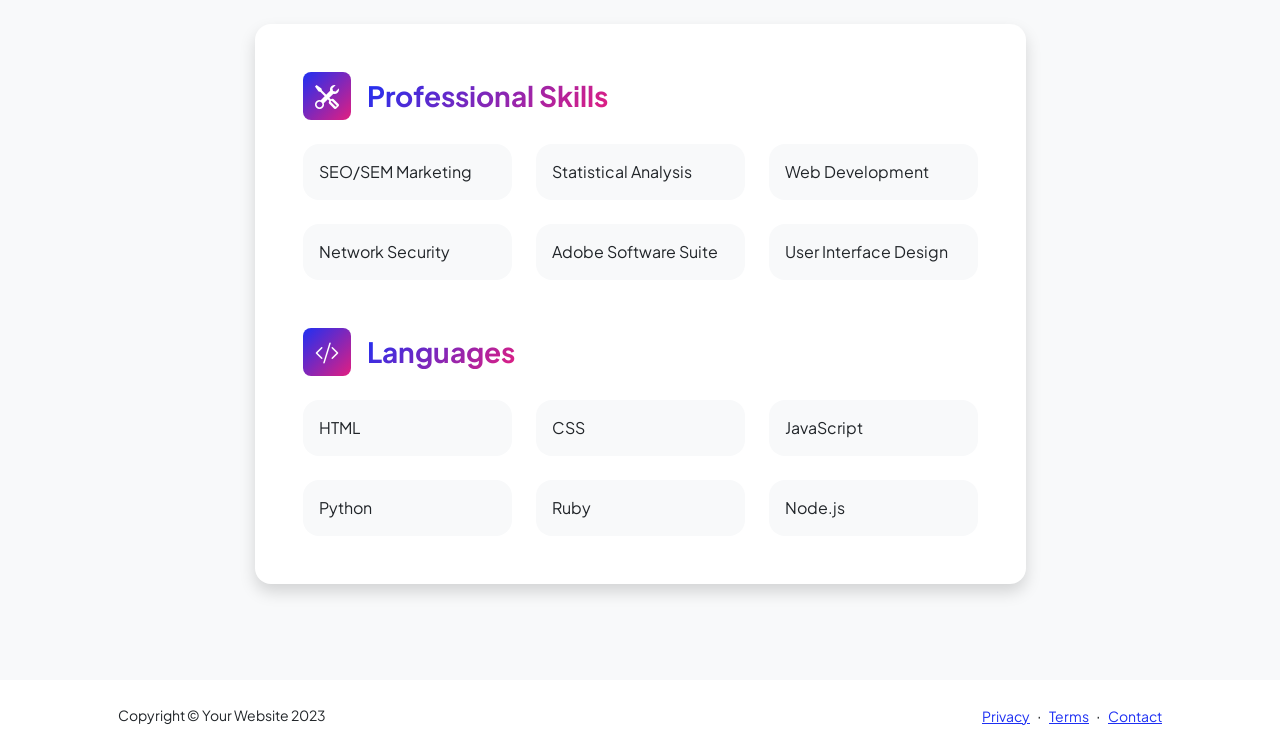
<file: resume.html>
<!DOCTYPE html>
<html lang="en">
    <head>
        <meta charset="utf-8" />
        <meta name="viewport" content="width=device-width, initial-scale=1, shrink-to-fit=no" />
        <meta name="description" content="" />
        <meta name="author" content="" />
        <title>Personal - Start Bootstrap Template</title>
        <!-- Favicon-->
        <link rel="icon" type="image/x-icon" href="assets/favicon.ico" />
        <!-- Custom Google font-->
        <link rel="preconnect" href="https://fonts.googleapis.com" />
        <link rel="preconnect" href="https://fonts.gstatic.com" crossorigin />
        <link href="https://fonts.googleapis.com/css2?family=Plus+Jakarta+Sans:wght@100;200;300;400;500;600;700;800;900&amp;display=swap" rel="stylesheet" />
        <!-- Bootstrap icons-->
        <link href="https://cdn.jsdelivr.net/npm/bootstrap-icons@1.8.1/font/bootstrap-icons.css" rel="stylesheet" />
        <!-- Core theme CSS (includes Bootstrap)-->
        <link href="css/styles.css" rel="stylesheet" />
    </head>
    <body class="d-flex flex-column h-100 bg-light">
        <main class="flex-shrink-0">
            <!-- Navigation-->
            <nav class="navbar navbar-expand-lg navbar-light bg-white py-3">
                <div class="container px-5">
                    <a class="navbar-brand" href="index.html"><span class="fw-bolder text-primary">Start Bootstrap</span></a>
                    <button class="navbar-toggler" type="button" data-bs-toggle="collapse" data-bs-target="#navbarSupportedContent" aria-controls="navbarSupportedContent" aria-expanded="false" aria-label="Toggle navigation"><span class="navbar-toggler-icon"></span></button>
                    <div class="collapse navbar-collapse" id="navbarSupportedContent">
                        <ul class="navbar-nav ms-auto mb-2 mb-lg-0 small fw-bolder">
                            <li class="nav-item"><a class="nav-link" href="index.html">Home</a></li>
                            <li class="nav-item"><a class="nav-link" href="resume.html">Resume</a></li>
                            <li class="nav-item"><a class="nav-link" href="projects.html">Projects</a></li>
                            <li class="nav-item"><a class="nav-link" href="contact.html">Contact</a></li>
                        </ul>
                    </div>
                </div>
            </nav>
            <!-- Page Content-->
            <div class="container px-5 my-5">
                <div class="text-center mb-5">
                    <h1 class="display-5 fw-bolder mb-0"><span class="text-gradient d-inline">Resume</span></h1>
                </div>
                <div class="row gx-5 justify-content-center">
                    <div class="col-lg-11 col-xl-9 col-xxl-8">
                        <!-- Experience Section-->
                        <section>
                            <div class="d-flex align-items-center justify-content-between mb-4">
                                <h2 class="text-primary fw-bolder mb-0">Experience</h2>
                                <!-- Download resume button-->
                                <!-- Note: Set the link href target to a PDF file within your project-->
                                <a class="btn btn-primary px-4 py-3" href="assets/resume.pdf" download>
                                    <div class="d-inline-block bi bi-download me-2"></div>
                                    Download Resume
                                </a>
                            </div>
                            <!-- Experience Card 1-->
                            <div class="card shadow border-0 rounded-4 mb-5">
                                <div class="card-body p-5">
                                    <div class="row align-items-center gx-5">
                                        <div class="col text-center text-lg-start mb-4 mb-lg-0">
                                            <div class="bg-light p-4 rounded-4">
                                                <div class="text-primary fw-bolder mb-2">2019 - Present</div>
                                                <div class="small fw-bolder">Web Developer</div>
                                                <div class="small text-muted">Stark Industries</div>
                                                <div class="small text-muted">Los Angeles, CA</div>
                                            </div>
                                        </div>
                                        <div class="col-lg-8"><div>Lorem ipsum dolor sit amet consectetur adipisicing elit. Delectus laudantium, voluptatem quis repellendus eaque sit animi illo ipsam amet officiis corporis sed aliquam non voluptate corrupti excepturi maxime porro fuga.</div></div>
                                    </div>
                                </div>
                            </div>
                            <!-- Experience Card 2-->
                            <div class="card shadow border-0 rounded-4 mb-5">
                                <div class="card-body p-5">
                                    <div class="row align-items-center gx-5">
                                        <div class="col text-center text-lg-start mb-4 mb-lg-0">
                                            <div class="bg-light p-4 rounded-4">
                                                <div class="text-primary fw-bolder mb-2">2017 - 2019</div>
                                                <div class="small fw-bolder">SEM Specialist</div>
                                                <div class="small text-muted">Wayne Enterprises</div>
                                                <div class="small text-muted">Gotham City, NY</div>
                                            </div>
                                        </div>
                                        <div class="col-lg-8"><div>Lorem ipsum dolor sit amet consectetur adipisicing elit. Delectus laudantium, voluptatem quis repellendus eaque sit animi illo ipsam amet officiis corporis sed aliquam non voluptate corrupti excepturi maxime porro fuga.</div></div>
                                    </div>
                                </div>
                            </div>
                        </section>
                        <!-- Education Section-->
                        <section>
                            <h2 class="text-secondary fw-bolder mb-4">Education</h2>
                            <!-- Education Card 1-->
                            <div class="card shadow border-0 rounded-4 mb-5">
                                <div class="card-body p-5">
                                    <div class="row align-items-center gx-5">
                                        <div class="col text-center text-lg-start mb-4 mb-lg-0">
                                            <div class="bg-light p-4 rounded-4">
                                                <div class="text-secondary fw-bolder mb-2">2026 - present</div>
                                                <div class="mb-2">
                                                    <div class="small fw-bolder">Myongji University</div>
                                                    <div class="small text-muted">Yongin, Kor</div>
                                                </div>
                                                <div class="fst-italic">
                                                    <div class="small text-muted">Semiconductor Engineering</div>
                                                </div>
                                            </div>
                                        </div>
                                        <div class="col-lg-8"><div>Lorem ipsum dolor sit amet consectetur adipisicing elit. Delectus laudantium, voluptatem quis repellendus eaque sit animi illo ipsam amet officiis corporis sed aliquam non voluptate corrupti excepturi maxime porro fuga.</div></div>
                                    </div>
                                </div>
                            </div>
                            <!-- Education Card 2-->
                            <div class="card shadow border-0 rounded-4 mb-5">
                                <div class="card-body p-5">
                                    <div class="row align-items-center gx-5">
                                        <div class="col text-center text-lg-start mb-4 mb-lg-0">
                                            <div class="bg-light p-4 rounded-4">
                                                <div class="text-secondary fw-bolder mb-2">2011 - 2015</div>
                                                <div class="mb-2">
                                                    <div class="small fw-bolder">ULA</div>
                                                    <div class="small text-muted">Los Angeles, CA</div>
                                                </div>
                                                <div class="fst-italic">
                                                    <div class="small text-muted">Undergraduate</div>
                                                    <div class="small text-muted">Computer Science</div>
                                                </div>
                                            </div>
                                        </div>
                                        <div class="col-lg-8"><div>Lorem ipsum dolor sit amet consectetur adipisicing elit. Delectus laudantium, voluptatem quis repellendus eaque sit animi illo ipsam amet officiis corporis sed aliquam non voluptate corrupti excepturi maxime porro fuga.</div></div>
                                    </div>
                                </div>
                            </div>
                        </section>
                        <!-- Divider-->
                        <div class="pb-5"></div>
                        <!-- Skills Section-->
                        <section>
                            <!-- Skillset Card-->
                            <div class="card shadow border-0 rounded-4 mb-5">
                                <div class="card-body p-5">
                                    <!-- Professional skills list-->
                                    <div class="mb-5">
                                        <div class="d-flex align-items-center mb-4">
                                            <div class="feature bg-primary bg-gradient-primary-to-secondary text-white rounded-3 me-3"><i class="bi bi-tools"></i></div>
                                            <h3 class="fw-bolder mb-0"><span class="text-gradient d-inline">Professional Skills</span></h3>
                                        </div>
                                        <div class="row row-cols-1 row-cols-md-3 mb-4">
                                            <div class="col mb-4 mb-md-0"><div class="d-flex align-items-center bg-light rounded-4 p-3 h-100">SEO/SEM Marketing</div></div>
                                            <div class="col mb-4 mb-md-0"><div class="d-flex align-items-center bg-light rounded-4 p-3 h-100">Statistical Analysis</div></div>
                                            <div class="col"><div class="d-flex align-items-center bg-light rounded-4 p-3 h-100">Web Development</div></div>
                                        </div>
                                        <div class="row row-cols-1 row-cols-md-3">
                                            <div class="col mb-4 mb-md-0"><div class="d-flex align-items-center bg-light rounded-4 p-3 h-100">Network Security</div></div>
                                            <div class="col mb-4 mb-md-0"><div class="d-flex align-items-center bg-light rounded-4 p-3 h-100">Adobe Software Suite</div></div>
                                            <div class="col"><div class="d-flex align-items-center bg-light rounded-4 p-3 h-100">User Interface Design</div></div>
                                        </div>
                                    </div>
                                    <!-- Languages list-->
                                    <div class="mb-0">
                                        <div class="d-flex align-items-center mb-4">
                                            <div class="feature bg-primary bg-gradient-primary-to-secondary text-white rounded-3 me-3"><i class="bi bi-code-slash"></i></div>
                                            <h3 class="fw-bolder mb-0"><span class="text-gradient d-inline">Languages</span></h3>
                                        </div>
                                        <div class="row row-cols-1 row-cols-md-3 mb-4">
                                            <div class="col mb-4 mb-md-0"><div class="d-flex align-items-center bg-light rounded-4 p-3 h-100">HTML</div></div>
                                            <div class="col mb-4 mb-md-0"><div class="d-flex align-items-center bg-light rounded-4 p-3 h-100">CSS</div></div>
                                            <div class="col"><div class="d-flex align-items-center bg-light rounded-4 p-3 h-100">JavaScript</div></div>
                                        </div>
                                        <div class="row row-cols-1 row-cols-md-3">
                                            <div class="col mb-4 mb-md-0"><div class="d-flex align-items-center bg-light rounded-4 p-3 h-100">Python</div></div>
                                            <div class="col mb-4 mb-md-0"><div class="d-flex align-items-center bg-light rounded-4 p-3 h-100">Ruby</div></div>
                                            <div class="col"><div class="d-flex align-items-center bg-light rounded-4 p-3 h-100">Node.js</div></div>
                                        </div>
                                    </div>
                                </div>
                            </div>
                        </section>
                    </div>
                </div>
            </div>
        </main>
        <!-- Footer-->
        <footer class="bg-white py-4 mt-auto">
            <div class="container px-5">
                <div class="row align-items-center justify-content-between flex-column flex-sm-row">
                    <div class="col-auto"><div class="small m-0">Copyright &copy; Your Website 2023</div></div>
                    <div class="col-auto">
                        <a class="small" href="#!">Privacy</a>
                        <span class="mx-1">&middot;</span>
                        <a class="small" href="#!">Terms</a>
                        <span class="mx-1">&middot;</span>
                        <a class="small" href="#!">Contact</a>
                    </div>
                </div>
            </div>
        </footer>
        <!-- Bootstrap core JS-->
        <script src="https://cdn.jsdelivr.net/npm/bootstrap@5.2.3/dist/js/bootstrap.bundle.min.js"></script>
        <!-- Core theme JS-->
        <script src="js/scripts.js"></script>
    </body>
</html>
</file>
